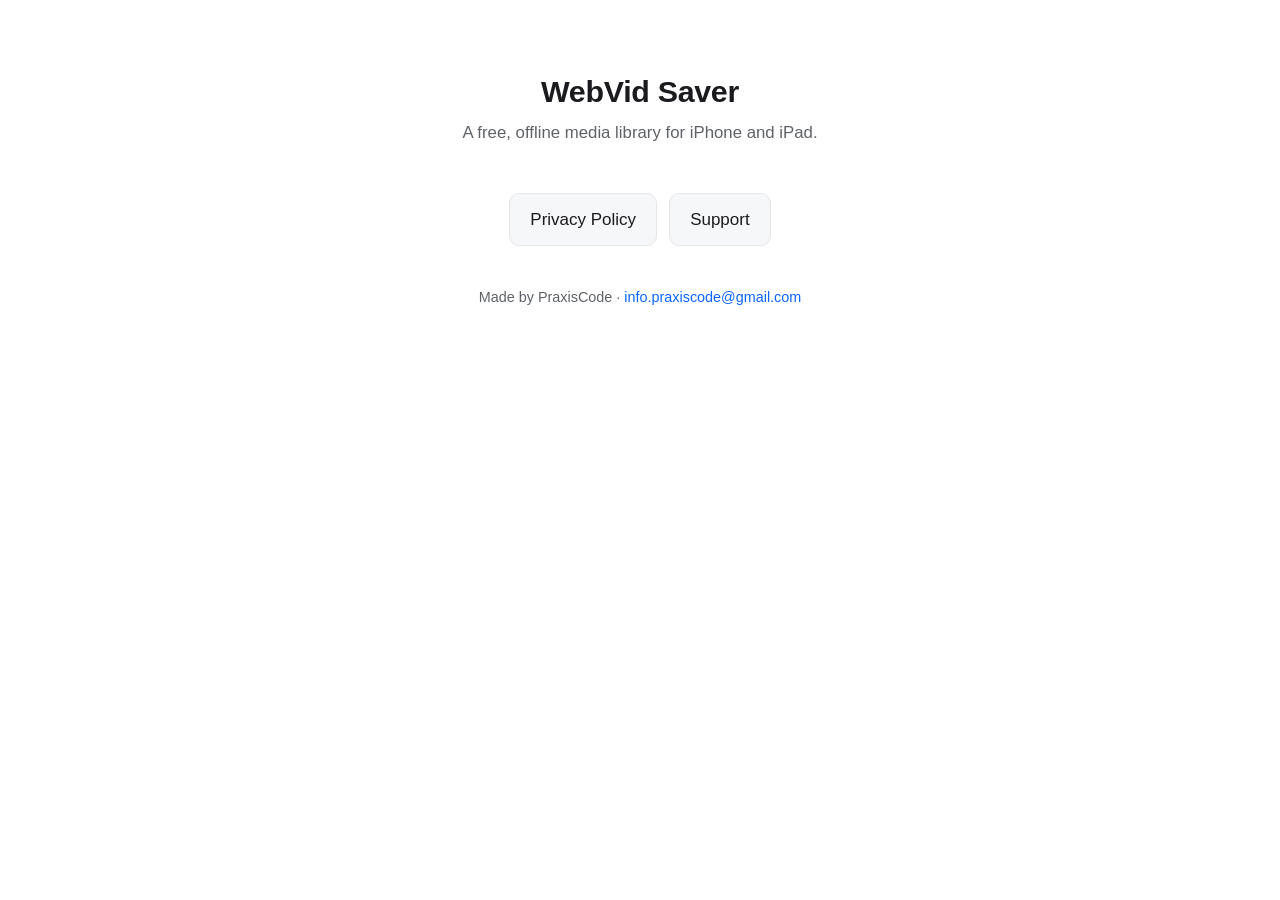
<file: index.html>
<!DOCTYPE html>
<html lang="en">
<head>
<meta charset="utf-8">
<meta name="viewport" content="width=device-width, initial-scale=1">
<title>WebVid Saver</title>
<link rel="stylesheet" href="style.css">
</head>
<body>
<main>
  <div class="hero">
    <h1>WebVid Saver</h1>
    <p>A free, offline media library for iPhone and iPad.</p>
  </div>

  <div class="links">
    <a href="privacy-policy.html">Privacy Policy</a>
    <a href="support.html">Support</a>
  </div>

  <footer>
    <p>Made by PraxisCode · <a href="mailto:info.praxiscode@gmail.com">info.praxiscode@gmail.com</a></p>
  </footer>
</main>
</body>
</html>
</file>
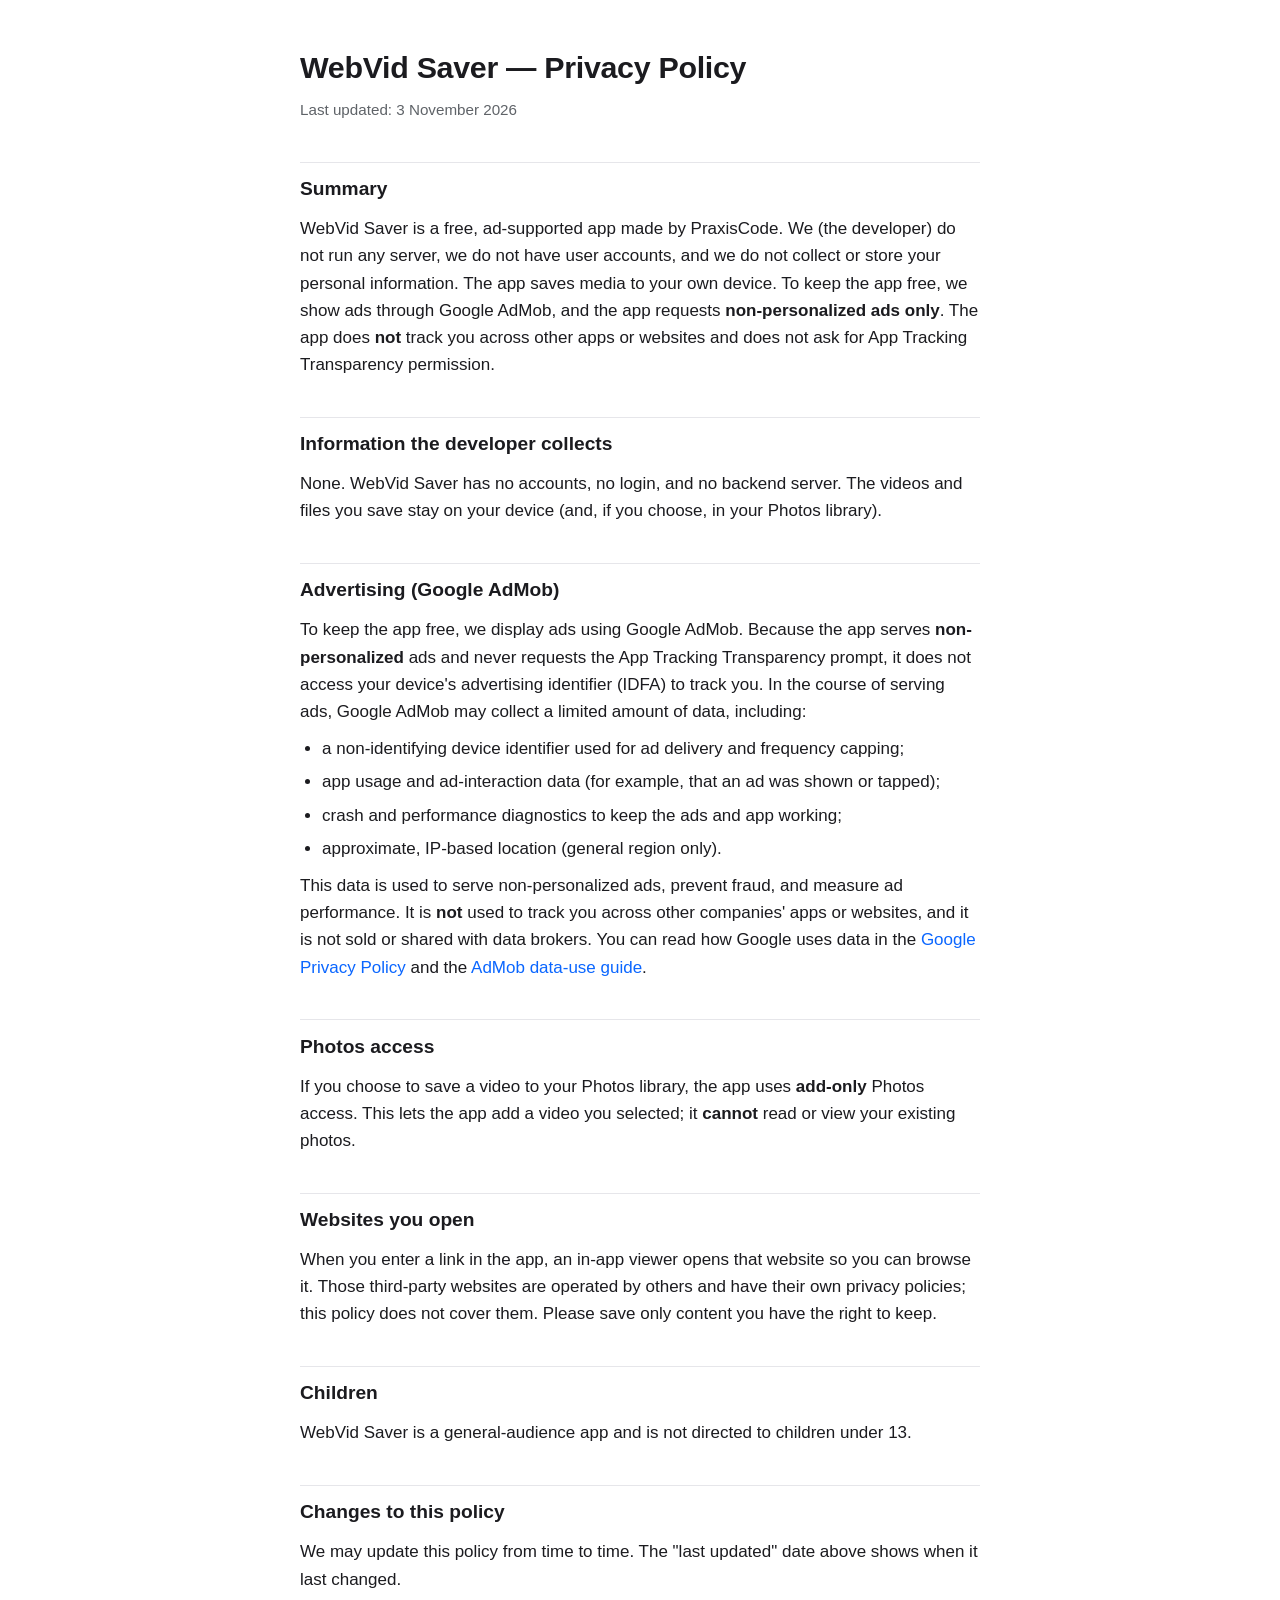
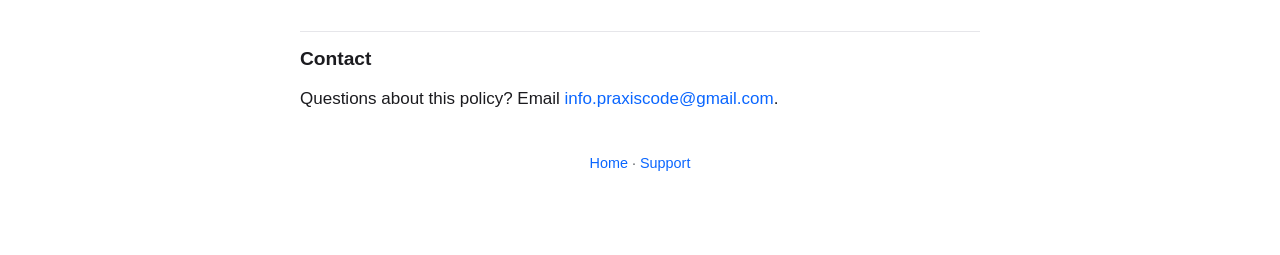
<file: privacy-policy.html>
<!DOCTYPE html>
<html lang="en">
<head>
<meta charset="utf-8">
<meta name="viewport" content="width=device-width, initial-scale=1">
<title>WebVid Saver — Privacy Policy</title>
<link rel="stylesheet" href="style.css">
</head>
<body>
<main>
  <h1>WebVid Saver — Privacy Policy</h1>
  <p><em>Last updated: 3 November 2026</em></p>

  <h2>Summary</h2>
  <p>WebVid Saver is a free, ad-supported app made by PraxisCode. We (the developer)
  do not run any server, we do not have user accounts, and we do not collect or store
  your personal information. The app saves media to your own device. To keep the app
  free, we show ads through Google AdMob, and the app requests <strong>non-personalized
  ads only</strong>. The app does <strong>not</strong> track you across other apps or
  websites and does not ask for App Tracking Transparency permission.</p>

  <h2>Information the developer collects</h2>
  <p>None. WebVid Saver has no accounts, no login, and no backend server. The videos
  and files you save stay on your device (and, if you choose, in your Photos library).</p>

  <h2>Advertising (Google AdMob)</h2>
  <p>To keep the app free, we display ads using Google AdMob. Because the app serves
  <strong>non-personalized</strong> ads and never requests the App Tracking Transparency
  prompt, it does not access your device's advertising identifier (IDFA) to track you.
  In the course of serving ads, Google AdMob may collect a limited amount of data,
  including:</p>
  <ul>
    <li>a non-identifying device identifier used for ad delivery and frequency capping;</li>
    <li>app usage and ad-interaction data (for example, that an ad was shown or tapped);</li>
    <li>crash and performance diagnostics to keep the ads and app working;</li>
    <li>approximate, IP-based location (general region only).</li>
  </ul>
  <p>This data is used to serve non-personalized ads, prevent fraud, and measure ad
  performance. It is <strong>not</strong> used to track you across other companies'
  apps or websites, and it is not sold or shared with data brokers. You can read how
  Google uses data in the
  <a href="https://policies.google.com/privacy">Google Privacy Policy</a> and the
  <a href="https://support.google.com/admob/answer/6128543">AdMob data-use guide</a>.</p>

  <h2>Photos access</h2>
  <p>If you choose to save a video to your Photos library, the app uses
  <strong>add-only</strong> Photos access. This lets the app add a video you selected;
  it <strong>cannot</strong> read or view your existing photos.</p>

  <h2>Websites you open</h2>
  <p>When you enter a link in the app, an in-app viewer opens that website so you can
  browse it. Those third-party websites are operated by others and have their own
  privacy policies; this policy does not cover them. Please save only content you have
  the right to keep.</p>

  <h2>Children</h2>
  <p>WebVid Saver is a general-audience app and is not directed to children under 13.</p>

  <h2>Changes to this policy</h2>
  <p>We may update this policy from time to time. The "last updated" date above shows
  when it last changed.</p>

  <h2>Contact</h2>
  <p>Questions about this policy? Email <a href="mailto:info.praxiscode@gmail.com">info.praxiscode@gmail.com</a>.</p>

  <footer><p><a href="index.html">Home</a> · <a href="support.html">Support</a></p></footer>
</main>
</body>
</html>
</file>
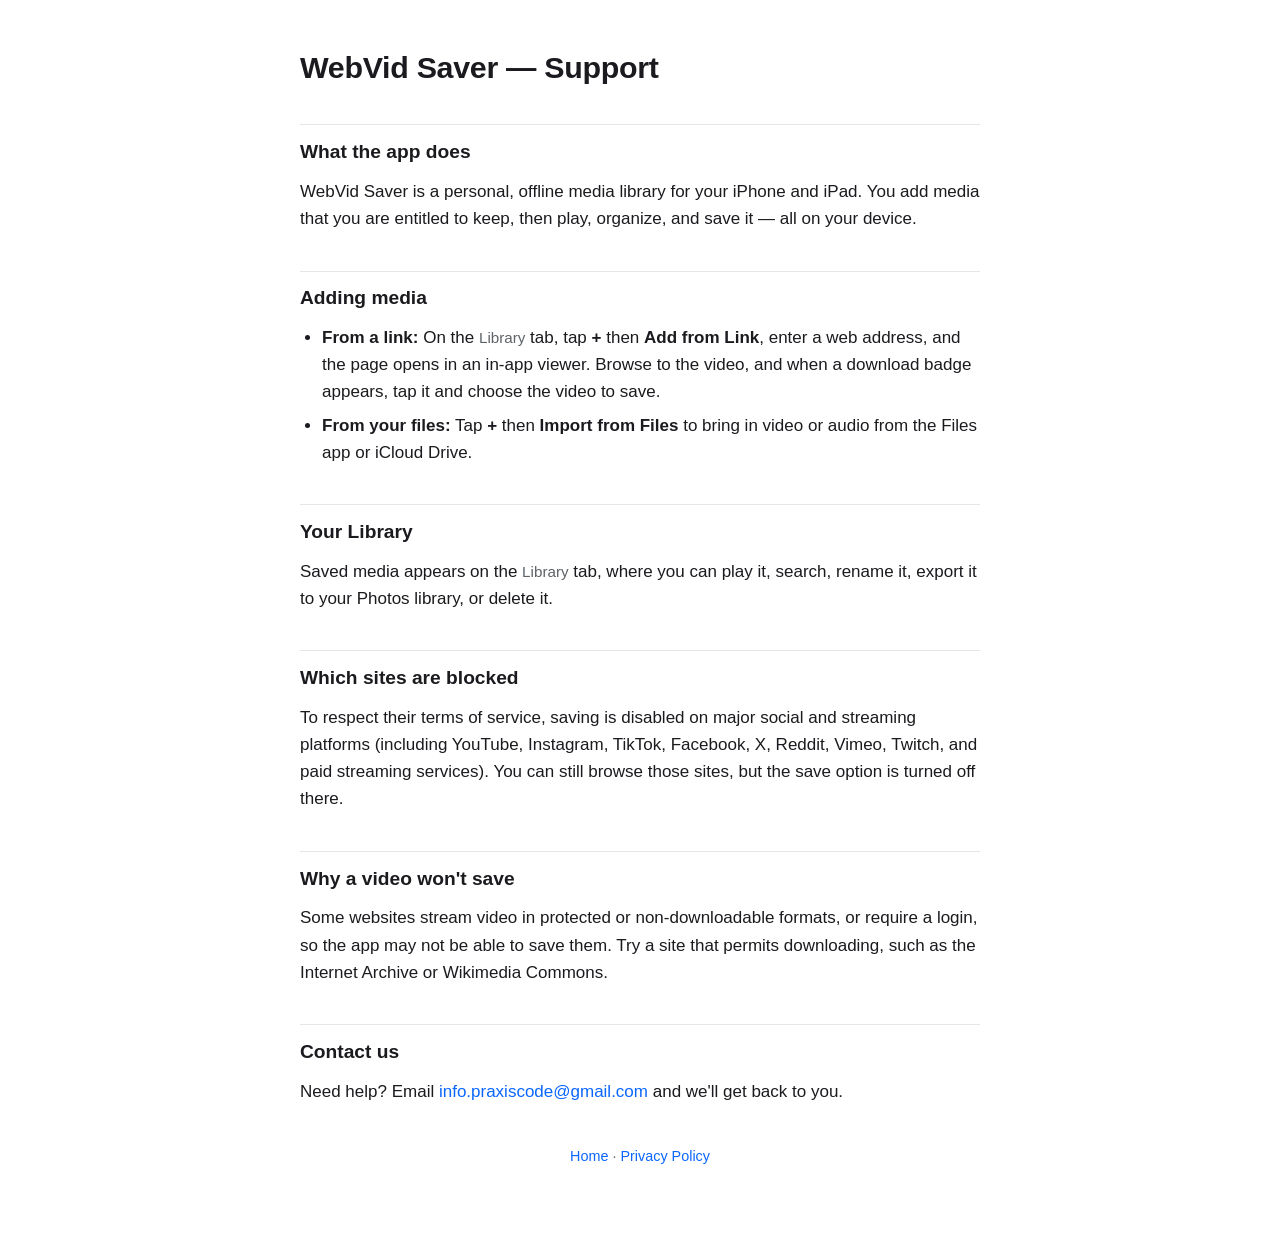
<file: support.html>
<!DOCTYPE html>
<html lang="en">
<head>
<meta charset="utf-8">
<meta name="viewport" content="width=device-width, initial-scale=1">
<title>WebVid Saver — Support</title>
<link rel="stylesheet" href="style.css">
</head>
<body>
<main>
  <h1>WebVid Saver — Support</h1>

  <h2>What the app does</h2>
  <p>WebVid Saver is a personal, offline media library for your iPhone and iPad. You
  add media that you are entitled to keep, then play, organize, and save it — all
  on your device.</p>

  <h2>Adding media</h2>
  <ul>
    <li><strong>From a link:</strong> On the <em>Library</em> tab, tap <strong>+</strong>
    then <strong>Add from Link</strong>, enter a web address, and the page opens in an
    in-app viewer. Browse to the video, and when a download badge appears, tap it and
    choose the video to save.</li>
    <li><strong>From your files:</strong> Tap <strong>+</strong> then
    <strong>Import from Files</strong> to bring in video or audio from the Files app or
    iCloud Drive.</li>
  </ul>

  <h2>Your Library</h2>
  <p>Saved media appears on the <em>Library</em> tab, where you can play it, search,
  rename it, export it to your Photos library, or delete it.</p>

  <h2>Which sites are blocked</h2>
  <p>To respect their terms of service, saving is disabled on major social and
  streaming platforms (including YouTube, Instagram, TikTok, Facebook, X, Reddit,
  Vimeo, Twitch, and paid streaming services). You can still browse those sites, but
  the save option is turned off there.</p>

  <h2>Why a video won't save</h2>
  <p>Some websites stream video in protected or non-downloadable formats, or require a
  login, so the app may not be able to save them. Try a site that permits downloading,
  such as the Internet Archive or Wikimedia Commons.</p>

  <h2>Contact us</h2>
  <p>Need help? Email <a href="mailto:info.praxiscode@gmail.com">info.praxiscode@gmail.com</a>
  and we'll get back to you.</p>

  <footer><p><a href="index.html">Home</a> · <a href="privacy-policy.html">Privacy Policy</a></p></footer>
</main>
</body>
</html>
</file>
<file: style.css>
:root {
  --bg: #ffffff;
  --fg: #1b1b1f;
  --muted: #5f6368;
  --accent: #0a66ff;
  --line: #e6e6ea;
  --card: #f6f7f9;
}
@media (prefers-color-scheme: dark) {
  :root {
    --bg: #0f1115;
    --fg: #e8e9ed;
    --muted: #a0a4ad;
    --accent: #5b9bff;
    --line: #262a31;
    --card: #171a20;
  }
}

* { box-sizing: border-box; }

html { -webkit-text-size-adjust: 100%; }

body {
  margin: 0;
  background: var(--bg);
  color: var(--fg);
  font-family: -apple-system, BlinkMacSystemFont, "Segoe UI", Roboto, Helvetica, Arial, sans-serif;
  line-height: 1.6;
  font-size: 17px;
}

main {
  max-width: 720px;
  margin: 0 auto;
  padding: 48px 20px 72px;
}

h1 {
  font-size: 1.9rem;
  line-height: 1.25;
  margin: 0 0 8px;
  letter-spacing: -0.01em;
}

h2 {
  font-size: 1.2rem;
  margin: 2em 0 0.4em;
  padding-top: 0.6em;
  border-top: 1px solid var(--line);
}

p { margin: 0.6em 0; }

em { color: var(--muted); font-style: normal; font-size: 0.95rem; }

ul { margin: 0.6em 0; padding-left: 1.3em; }
li { margin: 0.35em 0; }

a { color: var(--accent); text-decoration: none; }
a:hover { text-decoration: underline; }

strong { font-weight: 600; }

/* Simple landing hero (index.html) */
.hero { text-align: center; padding: 24px 0 8px; }
.hero p { color: var(--muted); font-size: 1.05rem; }

.links {
  display: flex;
  flex-wrap: wrap;
  gap: 12px;
  justify-content: center;
  margin: 28px 0;
}
.links a {
  display: inline-block;
  padding: 12px 20px;
  background: var(--card);
  border: 1px solid var(--line);
  border-radius: 10px;
  color: var(--fg);
  font-weight: 500;
}
.links a:hover { text-decoration: none; border-color: var(--accent); }

footer {
  margin-top: 40px;
  color: var(--muted);
  font-size: 0.9rem;
  text-align: center;
}

@media (max-width: 480px) {
  main { padding: 28px 16px 56px; }
  h1 { font-size: 1.6rem; }
}
</file>
